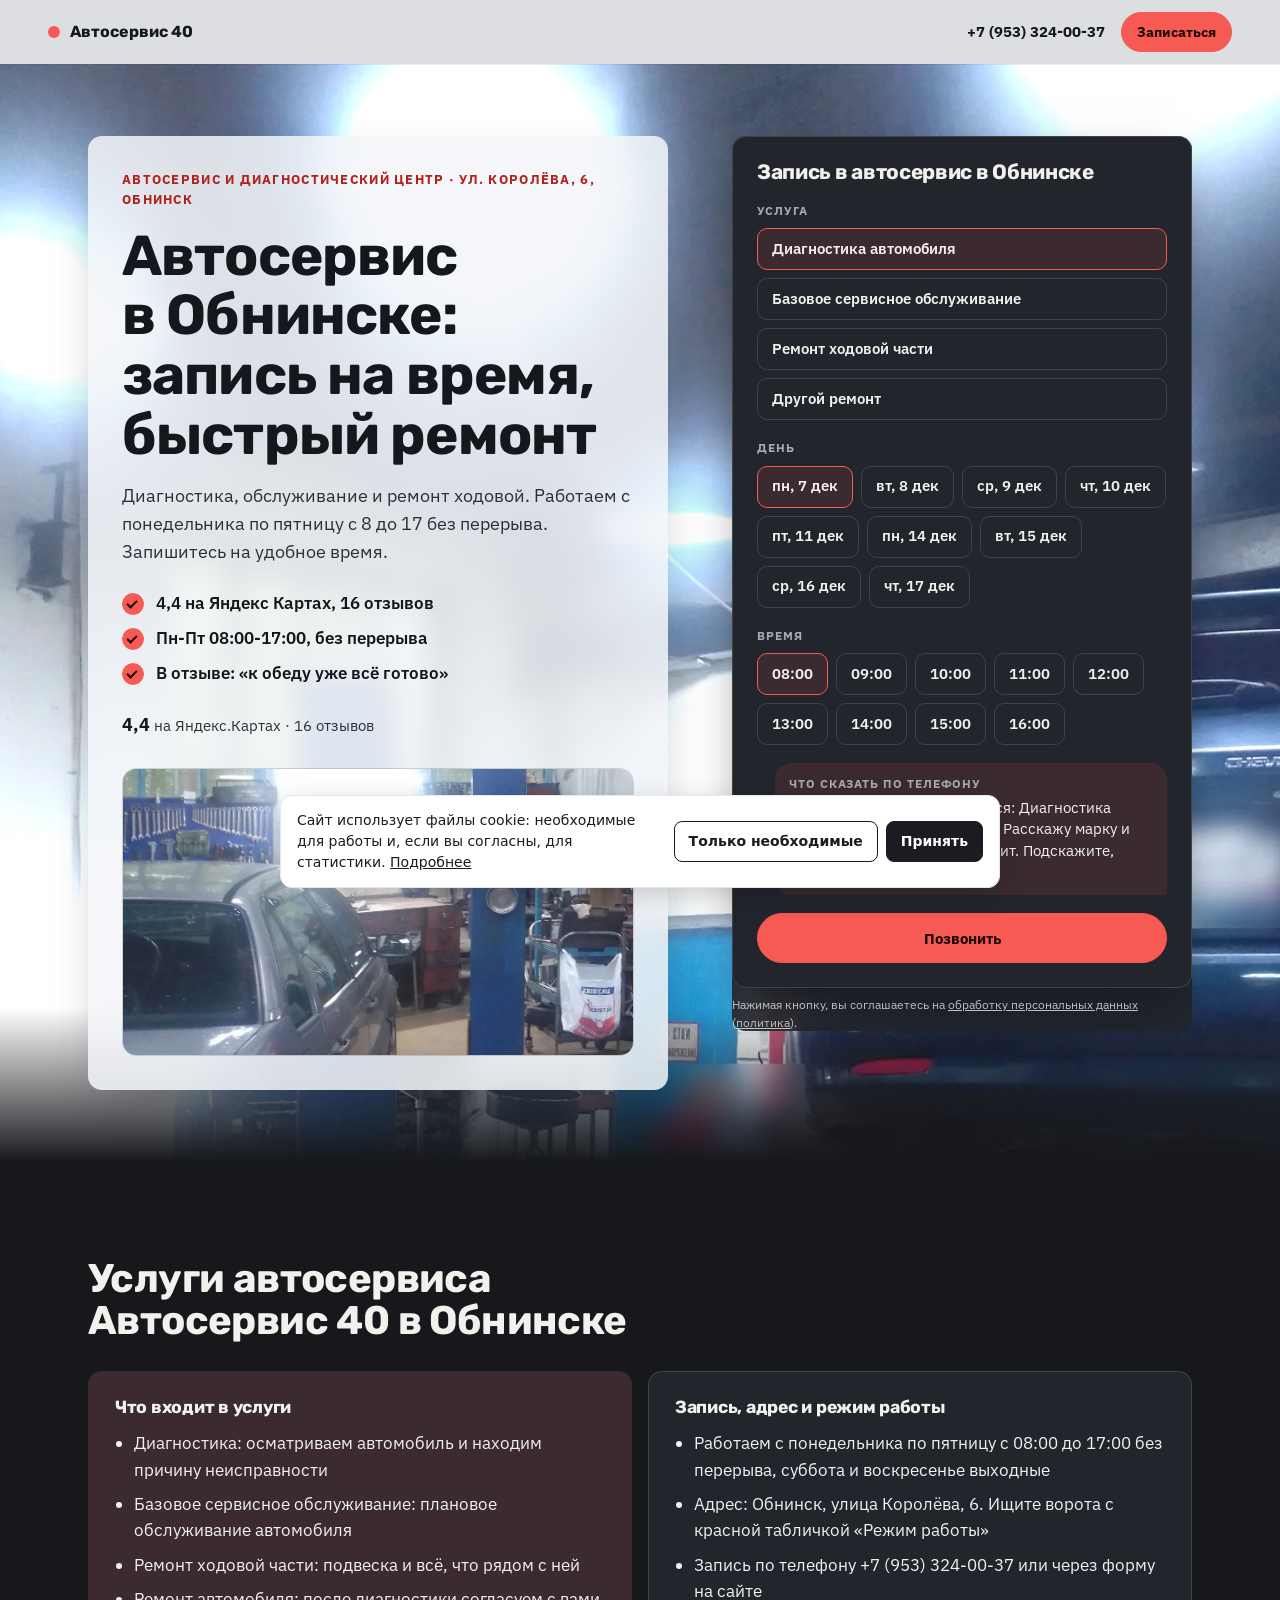
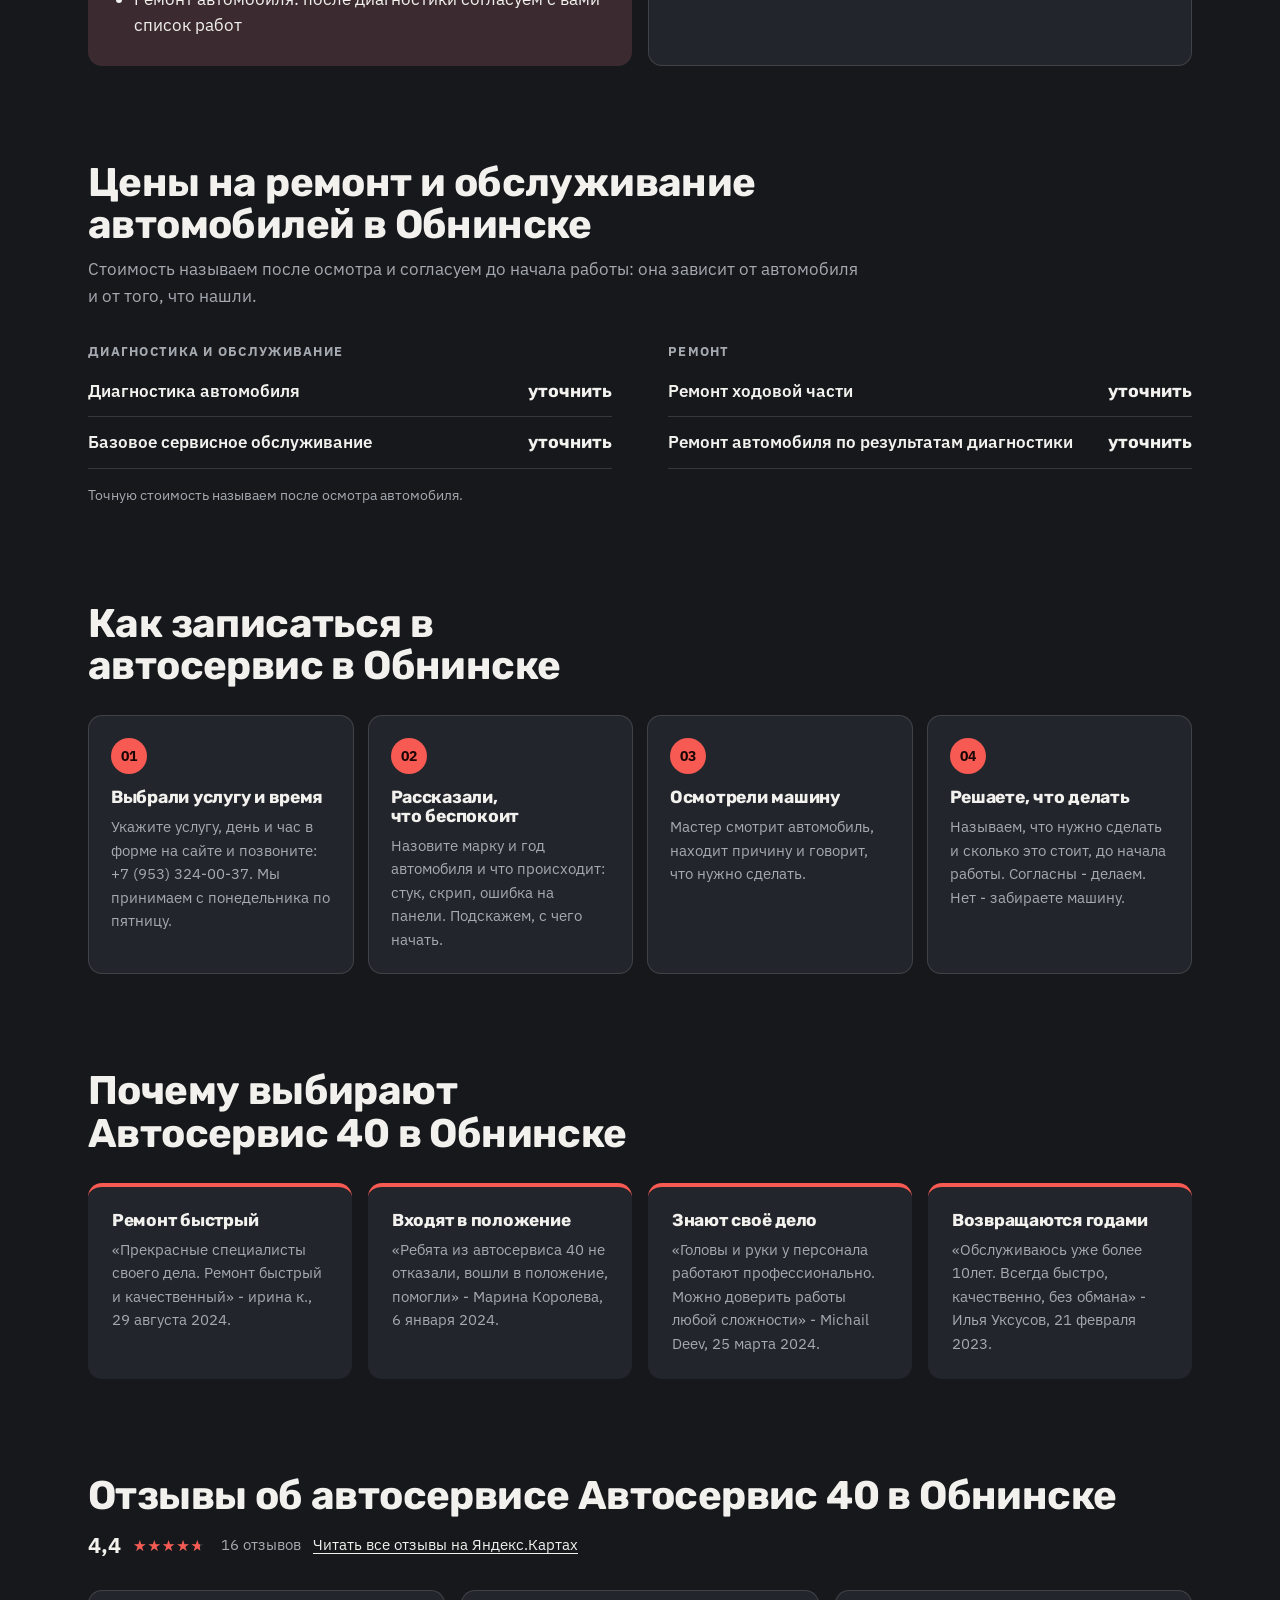
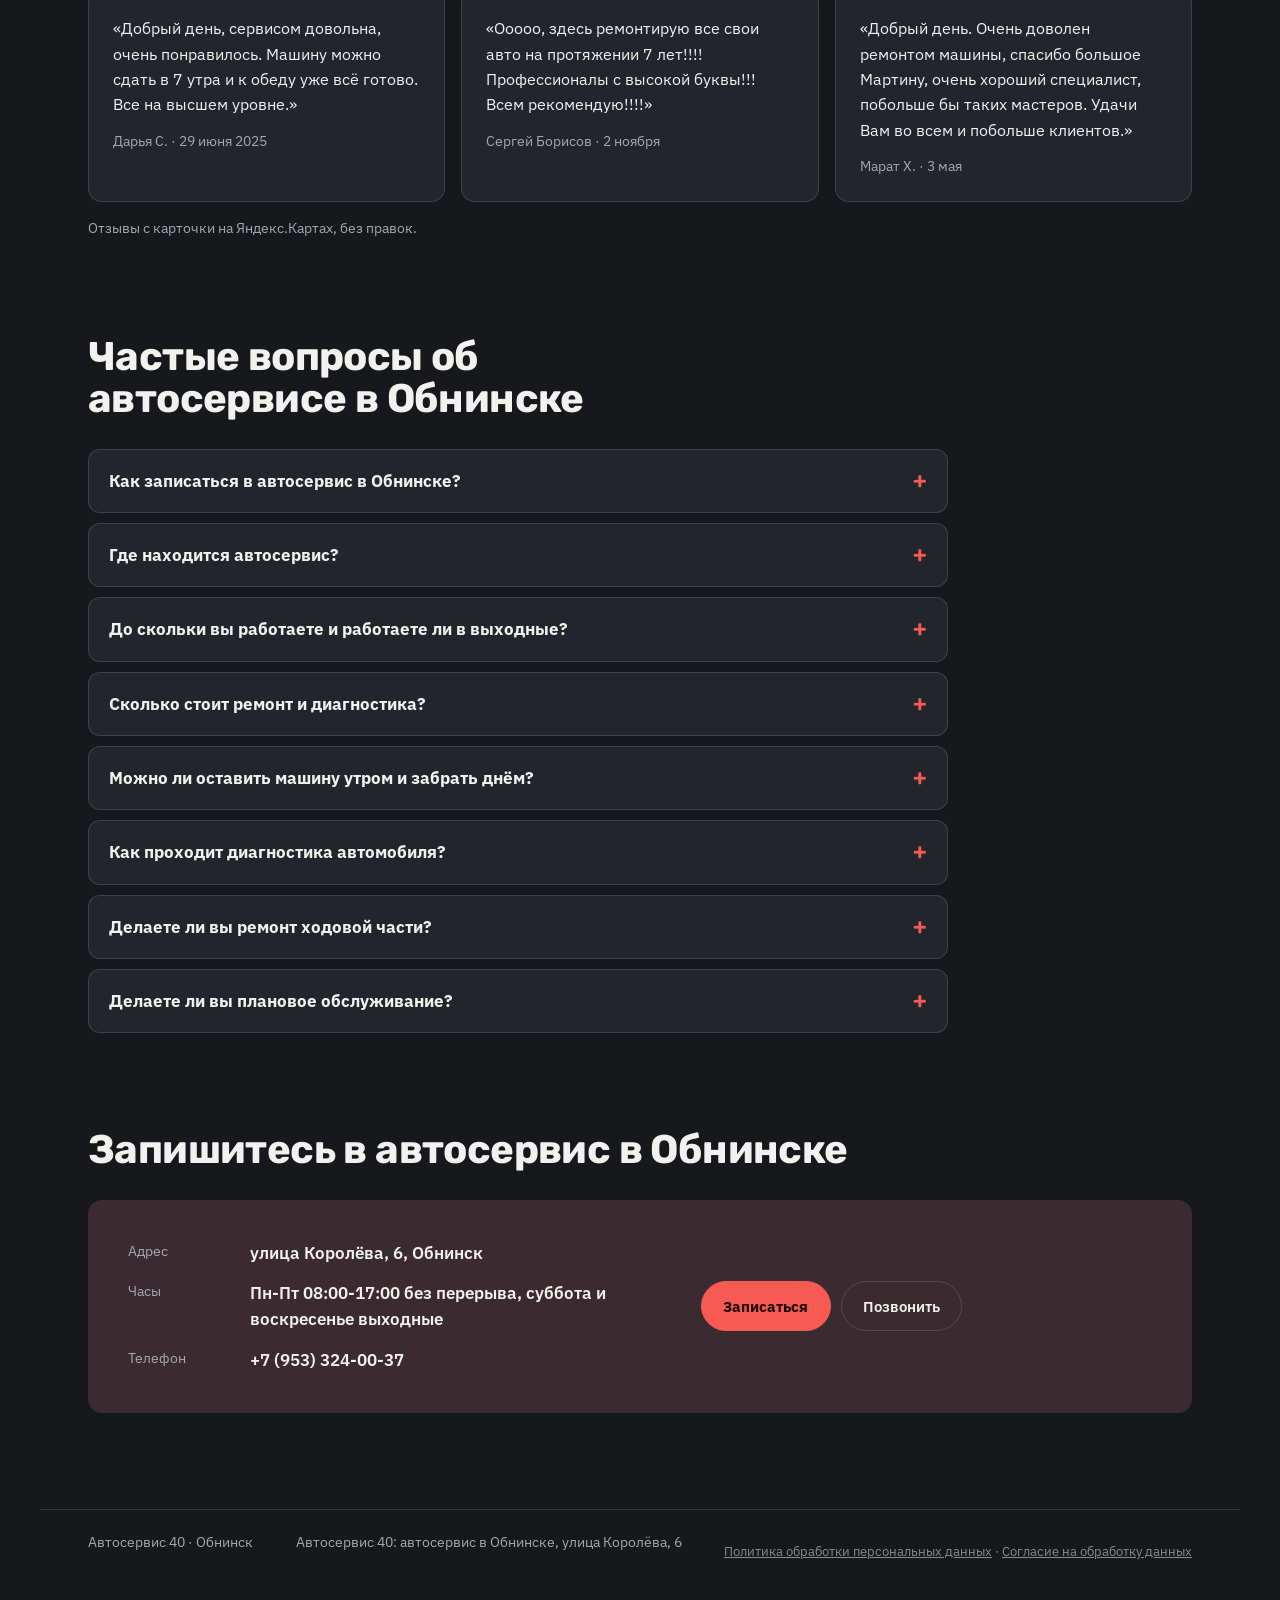
<file: index.html>
<!doctype html>
<html lang="ru">
<head>
<meta charset="utf-8">
<meta name="robots" content="noindex, nofollow" data-publish>
<meta name="viewport" content="width=device-width, initial-scale=1, viewport-fit=cover">
<title>Автосервис в Обнинске: диагностика, ТО, ремонт ходовой - Автосервис 40</title>
<link rel="canonical" href="https://ajax55sv-cell.github.io/avtoservis-40-obninsk/">
<meta name="description" content="Автосервис 40 в Обнинске, ул. Королёва, 6: диагностика, базовое сервисное обслуживание, ремонт ходовой. 4,4 на Яндекс Картах, 16 отзывов. Пн-Пт 08:00-17:00 без перерыва.">
<meta property="og:type" content="website">
<meta property="og:url" content="https://ajax55sv-cell.github.io/avtoservis-40-obninsk/">
<meta property="og:site_name" content="Автосервис 40">
<meta property="og:locale" content="ru_RU">
<meta property="og:title" content="Автосервис в Обнинске: запись на время, быстрый ремонт - Автосервис 40">
<meta property="og:description" content="Автосервис 40 в Обнинске, ул. Королёва, 6: диагностика, базовое сервисное обслуживание, ремонт ходовой. 4,4 на Яндекс Картах, 16 отзывов. Пн-Пт 08:00-17:00 без перерыва.">
<meta property="og:image" content="https://ajax55sv-cell.github.io/avtoservis-40-obninsk/assets/og.jpg">
<link rel="preload" as="image" href="assets/hero.webp" fetchpriority="high">
<link rel="icon" href="data:image/svg+xml,%3Csvg xmlns=%27http://www.w3.org/2000/svg%27 viewBox=%270 0 32 32%27%3E%3Crect x=%276%27 y=%276%27 width=%2720%27 height=%2720%27 rx=%275%27 fill=%27%23f65a52%27/%3E%3C/svg%3E">
<link rel="preconnect" href="https://fonts.googleapis.com">
<link rel="preconnect" href="https://fonts.gstatic.com" crossorigin>
<link href="https://fonts.googleapis.com/css2?family=Rubik:wght@600;700&family=IBM+Plex+Sans:wght@400;500;600&display=swap" rel="stylesheet">
<style>
:root { --c-canvas: #16181c; --c-surface: #22252b; --c-ink: #f2f1ee; --c-ink-soft: #a5a9b0; --c-accent: #f65a52; --c-accent-ink: #1c0605; --c-accent-deep: #f65a52; --f-display: "Rubik", "Arial", system-ui, sans-serif; --f-text: "IBM Plex Sans", "Segoe UI", system-ui, sans-serif; --h1k: 1; }
</style>
<link rel="stylesheet" href="style-prod.css">
<script type="application/ld+json">[{"@context":"https://schema.org","@type":"AutoRepair","name":"Автосервис 40","description":"Автосервис и диагностический центр в Обнинске: диагностика автомобиля, базовое сервисное обслуживание, ремонт ходовой части.","url":"https://ajax55sv-cell.github.io/avtoservis-40-obninsk/","image":"https://ajax55sv-cell.github.io/avtoservis-40-obninsk/assets/og.jpg","telephone":"+79533240037","openingHoursSpecification":[{"@type":"OpeningHoursSpecification","dayOfWeek":["Monday","Tuesday","Wednesday","Thursday","Friday"],"opens":"08:00","closes":"17:00"}],"address":{"@type":"PostalAddress","streetAddress":"улица Королёва, 6","addressLocality":"Обнинск","addressRegion":"Калужская область","addressCountry":"RU"},"aggregateRating":{"@type":"AggregateRating","ratingValue":"4.4","ratingCount":"35","reviewCount":"16"},"hasOfferCatalog":{"@type":"OfferCatalog","name":"Услуги автосервиса","itemListElement":[{"@type":"Offer","itemOffered":{"@type":"Service","name":"Диагностика автомобиля"}},{"@type":"Offer","itemOffered":{"@type":"Service","name":"Базовое сервисное обслуживание"}},{"@type":"Offer","itemOffered":{"@type":"Service","name":"Ремонт ходовой части"}},{"@type":"Offer","itemOffered":{"@type":"Service","name":"Ремонт автомобиля"}}]},"sameAs":["https://yandex.ru/maps/org/avtoservis_40/195473948384/"]},{"@context":"https://schema.org","@type":"FAQPage","mainEntity":[{"@type":"Question","name":"Как записаться в автосервис в Обнинске?","acceptedAnswer":{"@type":"Answer","text":"Выберите услугу, день и время в форме на сайте и позвоните по номеру +7 (953) 324-00-37. Мы принимаем с понедельника по пятницу, последнюю машину на сегодня берём до закрытия в 17:00."}},{"@type":"Question","name":"Где находится автосервис?","acceptedAnswer":{"@type":"Answer","text":"Обнинск, улица Королёва, 6. Вход через ворота с красной табличкой «Режим работы»."}},{"@type":"Question","name":"До скольки вы работаете и работаете ли в выходные?","acceptedAnswer":{"@type":"Answer","text":"Работаем с понедельника по пятницу с 08:00 до 17:00 без перерыва. Суббота и воскресенье - выходные."}},{"@type":"Question","name":"Сколько стоит ремонт и диагностика?","acceptedAnswer":{"@type":"Answer","text":"Стоимость зависит от автомобиля и от неисправности. Мы осматриваем машину, находим причину и называем цену до начала работы. Согласны - делаем, нет - забираете автомобиль."}},{"@type":"Question","name":"Можно ли оставить машину утром и забрать днём?","acceptedAnswer":{"@type":"Answer","text":"Для многих работ - да: оставляете машину утром, к обеду бывает уже готово. Срок зависит от работы, мы называем его после осмотра."}},{"@type":"Question","name":"Как проходит диагностика автомобиля?","acceptedAnswer":{"@type":"Answer","text":"Вы рассказываете, что беспокоит, мастер осматривает машину, находит причину и объясняет, что нужно сделать. Решение за вами."}},{"@type":"Question","name":"Делаете ли вы ремонт ходовой части?","acceptedAnswer":{"@type":"Answer","text":"Да. Ремонтируем ходовую часть и подвеску. Что именно нужно вашей машине, скажем после осмотра."}},{"@type":"Question","name":"Делаете ли вы плановое обслуживание?","acceptedAnswer":{"@type":"Answer","text":"Да. Делаем базовое сервисное обслуживание. Напишите марку и год автомобиля при записи - подскажем, что входит."}}]}]</script>
<style>
/* legal-add */
.legal-links{margin-top:10px;font-size:13px;opacity:.8;hyphens:none}
.legal-links a{color:inherit}
.ckn{margin:8px 0 0;font-size:12px;line-height:1.45;opacity:.75;hyphens:none}
.ckn a{color:inherit;text-decoration:underline}
.ckb{position:fixed;left:12px;right:12px;bottom:12px;z-index:9999;max-width:720px;margin:0 auto;padding:14px 16px;background:#fff;color:#1b1c22;border:1px solid #e7e8ee;border-radius:12px;box-shadow:0 8px 28px rgba(0,0,0,.18);font:400 14px/1.5 system-ui,-apple-system,"Segoe UI",Arial,sans-serif;hyphens:none;display:flex;gap:12px;align-items:center;flex-wrap:wrap}
.ckb p{margin:0;flex:1 1 280px}
.ckb a{color:inherit;text-decoration:underline}
.ckb__b{display:flex;gap:8px;flex-wrap:wrap}
.ckb button{font:inherit;font-weight:600;padding:9px 14px;border-radius:8px;border:1px solid #1b1c22;background:#fff;color:#1b1c22;cursor:pointer}
.ckb button[data-v="all"]{background:#1b1c22;color:#fff}
</style>
</head>
<body class="s-prod" id="top" data-wa="" data-tg="" data-max="">
<header class="s-bar" data-s-bar>
  <a class="s-bar__brand" href="#top"><i aria-hidden="true"></i>Автосервис 40</a>
  <div class="s-bar__right">
    <a class="s-bar__tel" href="tel:+79533240037">+7 (953) 324-00-37</a>
    <a class="s-btn s-btn--sm" href="#widget">Записаться</a>
  </div>
</header>
<main>
  <section class="s-hero">
    <div class="s-hero__text">
      <p class="s-eyebrow">Автосервис и диагностический центр · ул. Королёва, 6, Обнинск</p>
      <h1>Автосервис в Обнинске: запись на время, быстрый ремонт</h1>
      <p class="s-lead">Диагностика, обслуживание и ремонт ходовой. Работаем с понедельника по пятницу с 8 до 17 без перерыва. Запишитесь на удобное время.</p>
      <ul class="s-ticks"><li>4,4 на Яндекс Картах, 16 отзывов</li><li><span class="nw">Пн-Пт</span> 08:00-17:00, без перерыва</li><li>В отзыве: «к обеду уже всё готово»</li></ul>
      <p class="s-rating"><b>4,4</b> на Яндекс.Картах · 16 отзывов</p>
      <figure class="s-hero__photo"><img class="" src="assets/fasad.webp" alt="Рабочая зона автосервиса Автосервис 40 в Обнинске: автомобиль у синего подъёмника, стенд с инструментом и верстак" loading="lazy" decoding="async" style="object-position:50% 50%"></figure>
    </div>
    <div class="s-hero__widget" id="widget"><form class="s-widget" data-s-booking data-days="9" data-closed="0,6" data-slots="08:00,09:00,10:00,11:00,12:00,13:00,14:00,15:00,16:00" data-message="Здравствуйте! Хочу записаться: {услуга}, {день} в {время}. Расскажу марку и год автомобиля и что беспокоит. Подскажите, сколько это будет стоить?" onsubmit="return false">
      <h2 class="s-widget__title">Запись в автосервис в Обнинске</h2>
      <fieldset><legend>Услуга</legend>
        <div class="s-chips s-chips--col"><label class="s-chip s-chip--row"><input type="radio" name="svc" value="0" data-name="Диагностика автомобиля" data-price="" data-from="" data-min="" checked><span>Диагностика автомобиля</span><b></b></label><label class="s-chip s-chip--row"><input type="radio" name="svc" value="1" data-name="Базовое сервисное обслуживание" data-price="" data-from="" data-min=""><span>Базовое сервисное обслуживание</span><b></b></label><label class="s-chip s-chip--row"><input type="radio" name="svc" value="2" data-name="Ремонт ходовой части" data-price="" data-from="" data-min=""><span>Ремонт ходовой части</span><b></b></label><label class="s-chip s-chip--row"><input type="radio" name="svc" value="3" data-name="Другой ремонт" data-price="" data-from="" data-min=""><span>Другой ремонт</span><b></b></label></div>
      </fieldset>
      <fieldset><legend>День</legend><div class="s-chips" data-s-days></div></fieldset>
      <fieldset><legend>Время</legend><div class="s-chips" data-s-times></div></fieldset>
      <div class="s-bubble" aria-live="polite"><span class="s-bubble__label">Что сказать по телефону</span><p data-s-bubble></p></div>
      <div class="s-send">
        <a class="s-btn s-btn--wide" href="tel:+79533240037">Позвонить</a>
        
      </div>
      </form><p class="ckn">Нажимая кнопку, вы соглашаетесь на <a href="soglasie.html">обработку персональных данных</a> (<a href="politika.html">политика</a>).</p></div>
    <figure class="s-hero__bg" aria-hidden="true"><img class="" src="assets/hero.webp" alt="Бокс автосервиса в Обнинске: автомобиль на подъёмнике, большие окна и яркие светильники под потолком" decoding="async" style="object-position:50% 50%" fetchpriority="high"></figure>
  </section>

  <section class="s-section s-reveal">
    <header class="s-section__head"><h2>Услуги автосервиса Автосервис 40 в Обнинске</h2></header>
    <div class="s-incl">
      <div><h3>Что входит в услуги</h3><ul><li>Диагностика: осматриваем автомобиль и находим причину неисправности</li><li>Базовое сервисное обслуживание: плановое обслуживание автомобиля</li><li>Ремонт ходовой части: подвеска и всё, что рядом с ней</li><li>Ремонт автомобиля: после диагностики согласуем с вами список работ</li></ul></div>
      <div><h3>Запись, адрес и режим работы</h3><ul><li>Работаем с понедельника по пятницу с 08:00 до 17:00 без перерыва, суббота и воскресенье выходные</li><li>Адрес: Обнинск, улица Королёва, 6. Ищите ворота с красной табличкой «Режим работы»</li><li>Запись по телефону +7 (953) 324-00-37 или через форму на сайте</li></ul></div>
    </div>
  </section>

  <section class="s-section s-reveal" id="prices">
    <header class="s-section__head"><h2>Цены на ремонт и обслуживание автомобилей в Обнинске</h2><p>Стоимость называем после осмотра и согласуем до начала работы: она зависит от автомобиля и от того, что нашли.</p></header>
    <div class="s-board"><div class="s-board__group">
      <h3 class="s-board__title">Диагностика и обслуживание</h3>
      <ul class="s-board__list">
        <li class="s-board__row"><span class="s-board__name">Диагностика автомобиля</span><span class="s-board__dots" aria-hidden="true"></span><span class="s-board__price">уточнить</span></li>
        <li class="s-board__row"><span class="s-board__name">Базовое сервисное обслуживание</span><span class="s-board__dots" aria-hidden="true"></span><span class="s-board__price">уточнить</span></li>
      </ul>
    </div>
<div class="s-board__group">
      <h3 class="s-board__title">Ремонт</h3>
      <ul class="s-board__list">
        <li class="s-board__row"><span class="s-board__name">Ремонт ходовой части</span><span class="s-board__dots" aria-hidden="true"></span><span class="s-board__price">уточнить</span></li>
        <li class="s-board__row"><span class="s-board__name">Ремонт автомобиля по результатам диагностики</span><span class="s-board__dots" aria-hidden="true"></span><span class="s-board__price">уточнить</span></li>
      </ul>
    </div></div>
    <p class="s-note">Точную стоимость называем после осмотра автомобиля.</p>
  </section>

  <section class="s-section s-reveal">
    <header class="s-section__head"><h2>Как записаться в автосервис в Обнинске</h2></header>
    <ol class="s-steps">
      <li class="s-steps__item"><span class="s-steps__n">01</span><h3>Выбрали услугу и время</h3><p>Укажите услугу, день и час в форме на сайте и позвоните: +7 (953) 324-00-37. Мы принимаем с понедельника по пятницу.</p></li>
      <li class="s-steps__item"><span class="s-steps__n">02</span><h3>Рассказали, что беспокоит</h3><p>Назовите марку и год автомобиля и что происходит: стук, скрип, ошибка на панели. Подскажем, с чего начать.</p></li>
      <li class="s-steps__item"><span class="s-steps__n">03</span><h3>Осмотрели машину</h3><p>Мастер смотрит автомобиль, находит причину и говорит, что нужно сделать.</p></li>
      <li class="s-steps__item"><span class="s-steps__n">04</span><h3>Решаете, что делать</h3><p>Называем, что нужно сделать и сколько это стоит, до начала работы. Согласны - делаем. Нет - забираете машину.</p></li>
    </ol>
  </section>

  

  <section class="s-section s-reveal">
    <header class="s-section__head"><h2>Почему выбирают Автосервис 40 в Обнинске</h2></header>
    <ul class="s-promises">
      <li><h3>Ремонт быстрый</h3><p>«Прекрасные специалисты своего дела. Ремонт быстрый и качественный» - ирина к., 29 августа 2024.</p></li>
      <li><h3>Входят в положение</h3><p>«Ребята из автосервиса 40 не отказали, вошли в положение, помогли» - Марина Королева, 6 января 2024.</p></li>
      <li><h3>Знают своё дело</h3><p>«Головы и руки у персонала работают профессионально. Можно доверить работы любой сложности» - Michail Deev, 25 марта 2024.</p></li>
      <li><h3>Возвращаются годами</h3><p>«Обслуживаюсь уже более 10лет. Всегда быстро, качественно, без обмана» - Илья Уксусов, 21 февраля 2023.</p></li>
    </ul>
  </section>

  <section class="s-section s-reveal">
    <header class="s-section__head s-section__head--reviews"><h2>Отзывы об автосервисе Автосервис 40 в Обнинске</h2><p class="s-reviews__rating"><span class="s-reviews__num">4,4</span><span class="s-reviews__stars" style="--r: 4.4" aria-label="рейтинг 4,4 из 5"></span><span class="s-reviews__count">16 отзывов</span><a class="s-reviews__all" href="https://yandex.ru/maps/org/avtoservis_40/195473948384/" target="_blank" rel="noopener">Читать все отзывы на Яндекс.Картах</a></p></header>
    <ul class="s-reviews">
      <li><blockquote>«Добрый день, сервисом довольна, очень понравилось. Машину можно сдать в 7 утра и к обеду уже всё готово. Все на высшем уровне.»</blockquote><p class="s-reviews__who">Дарья С. · 29 июня 2025</p></li>
      <li><blockquote>«Ооооо, здесь ремонтирую все свои авто на протяжении 7 лет!!!! Профессионалы с высокой буквы!!! Всем рекомендую!!!!»</blockquote><p class="s-reviews__who">Сергей Борисов · 2 ноября</p></li>
      <li><blockquote>«Добрый день. Очень доволен ремонтом машины, спасибо большое Мартину, очень хороший специалист, побольше бы таких мастеров. Удачи Вам во всем и побольше клиентов.»</blockquote><p class="s-reviews__who">Марат Х. · 3 мая</p></li>
    </ul>
    <p class="s-note">Отзывы с карточки на Яндекс.Картах, без правок.</p>
  </section>

  <section class="s-section s-reveal">
    <header class="s-section__head"><h2>Частые вопросы об автосервисе в Обнинске</h2></header>
    <div class="s-faq"><details><summary>Как записаться в автосервис в Обнинске?</summary><p>Выберите услугу, день и время в форме на сайте и позвоните по номеру +7 (953) 324-00-37. Мы принимаем с понедельника по пятницу, последнюю машину на сегодня берём до закрытия в 17:00.</p></details><details><summary>Где находится автосервис?</summary><p>Обнинск, улица Королёва, 6. Вход через ворота с красной табличкой «Режим работы».</p></details><details><summary>До скольки вы работаете и работаете ли в выходные?</summary><p>Работаем с понедельника по пятницу с 08:00 до 17:00 без перерыва. Суббота и воскресенье - выходные.</p></details><details><summary>Сколько стоит ремонт и диагностика?</summary><p>Стоимость зависит от автомобиля и от неисправности. Мы осматриваем машину, находим причину и называем цену до начала работы. Согласны - делаем, нет - забираете автомобиль.</p></details><details><summary>Можно ли оставить машину утром и забрать днём?</summary><p>Для многих работ - да: оставляете машину утром, к обеду бывает уже готово. Срок зависит от работы, мы называем его после осмотра.</p></details><details><summary>Как проходит диагностика автомобиля?</summary><p>Вы рассказываете, что беспокоит, мастер осматривает машину, находит причину и объясняет, что нужно сделать. Решение за вами.</p></details><details><summary>Делаете ли вы ремонт ходовой части?</summary><p>Да. Ремонтируем ходовую часть и подвеску. Что именно нужно вашей машине, скажем после осмотра.</p></details><details><summary>Делаете ли вы плановое обслуживание?</summary><p>Да. Делаем базовое сервисное обслуживание. Напишите марку и год автомобиля при записи - подскажем, что входит.</p></details></div>
  </section>

  <section class="s-section s-final s-reveal" id="contacts">
    <header class="s-section__head"><h2>Запишитесь в автосервис в Обнинске</h2></header>
    <div class="s-contacts">
      <dl>
        <div><dt>Адрес</dt><dd>улица Королёва, 6, Обнинск</dd></div>
        <div><dt>Часы</dt><dd><span class="nw">Пн-Пт</span> 08:00-17:00 без перерыва, суббота и воскресенье выходные</dd></div>
        <div><dt>Телефон</dt><dd><a href="tel:+79533240037">+7 (953) 324-00-37</a></dd></div>
      </dl>
      <div class="s-contacts__actions">
        <a class="s-btn" href="#widget">Записаться</a>
        <a class="s-btn s-btn--ghost" href="tel:+79533240037">Позвонить</a>
        
      </div>
    </div>
  </section>
</main>
<footer class="s-foot"><p>Автосервис 40 · Обнинск</p><p>Автосервис 40: автосервис в Обнинске, улица Королёва, 6</p><p class="legal-links"><a href="politika.html">Политика обработки персональных данных</a> · <a href="soglasie.html">Согласие на обработку данных</a></p></footer>
<nav class="s-dock" aria-label="Быстрая связь"><a class="s-btn" href="#widget">Записаться</a><a class="s-btn s-btn--ghost" href="tel:+79533240037">Позвонить</a></nav>
<script src="style.js" defer></script>
<script>
(function(){var K='cookie-choice';try{if(localStorage.getItem(K))return}catch(e){}
var b=document.createElement('div');b.className='ckb';b.setAttribute('role','dialog');b.setAttribute('aria-label','Файлы cookie');
b.innerHTML='<p>Сайт использует файлы cookie: необходимые для работы и, если вы согласны, для статистики. <a href="politika.html">Подробнее</a></p><div class="ckb__b"><button type="button" data-v="necessary">Только необходимые</button><button type="button" data-v="all">Принять</button></div>';
b.addEventListener('click',function(e){var v=e.target.getAttribute&&e.target.getAttribute('data-v');if(!v)return;try{localStorage.setItem(K,v)}catch(x){}try{document.dispatchEvent(new CustomEvent('cookie-choice',{detail:v}))}catch(x){}b.remove()});
document.body.appendChild(b)})();
</script>
<!-- legal-add -->
</body>
</html>
</file>
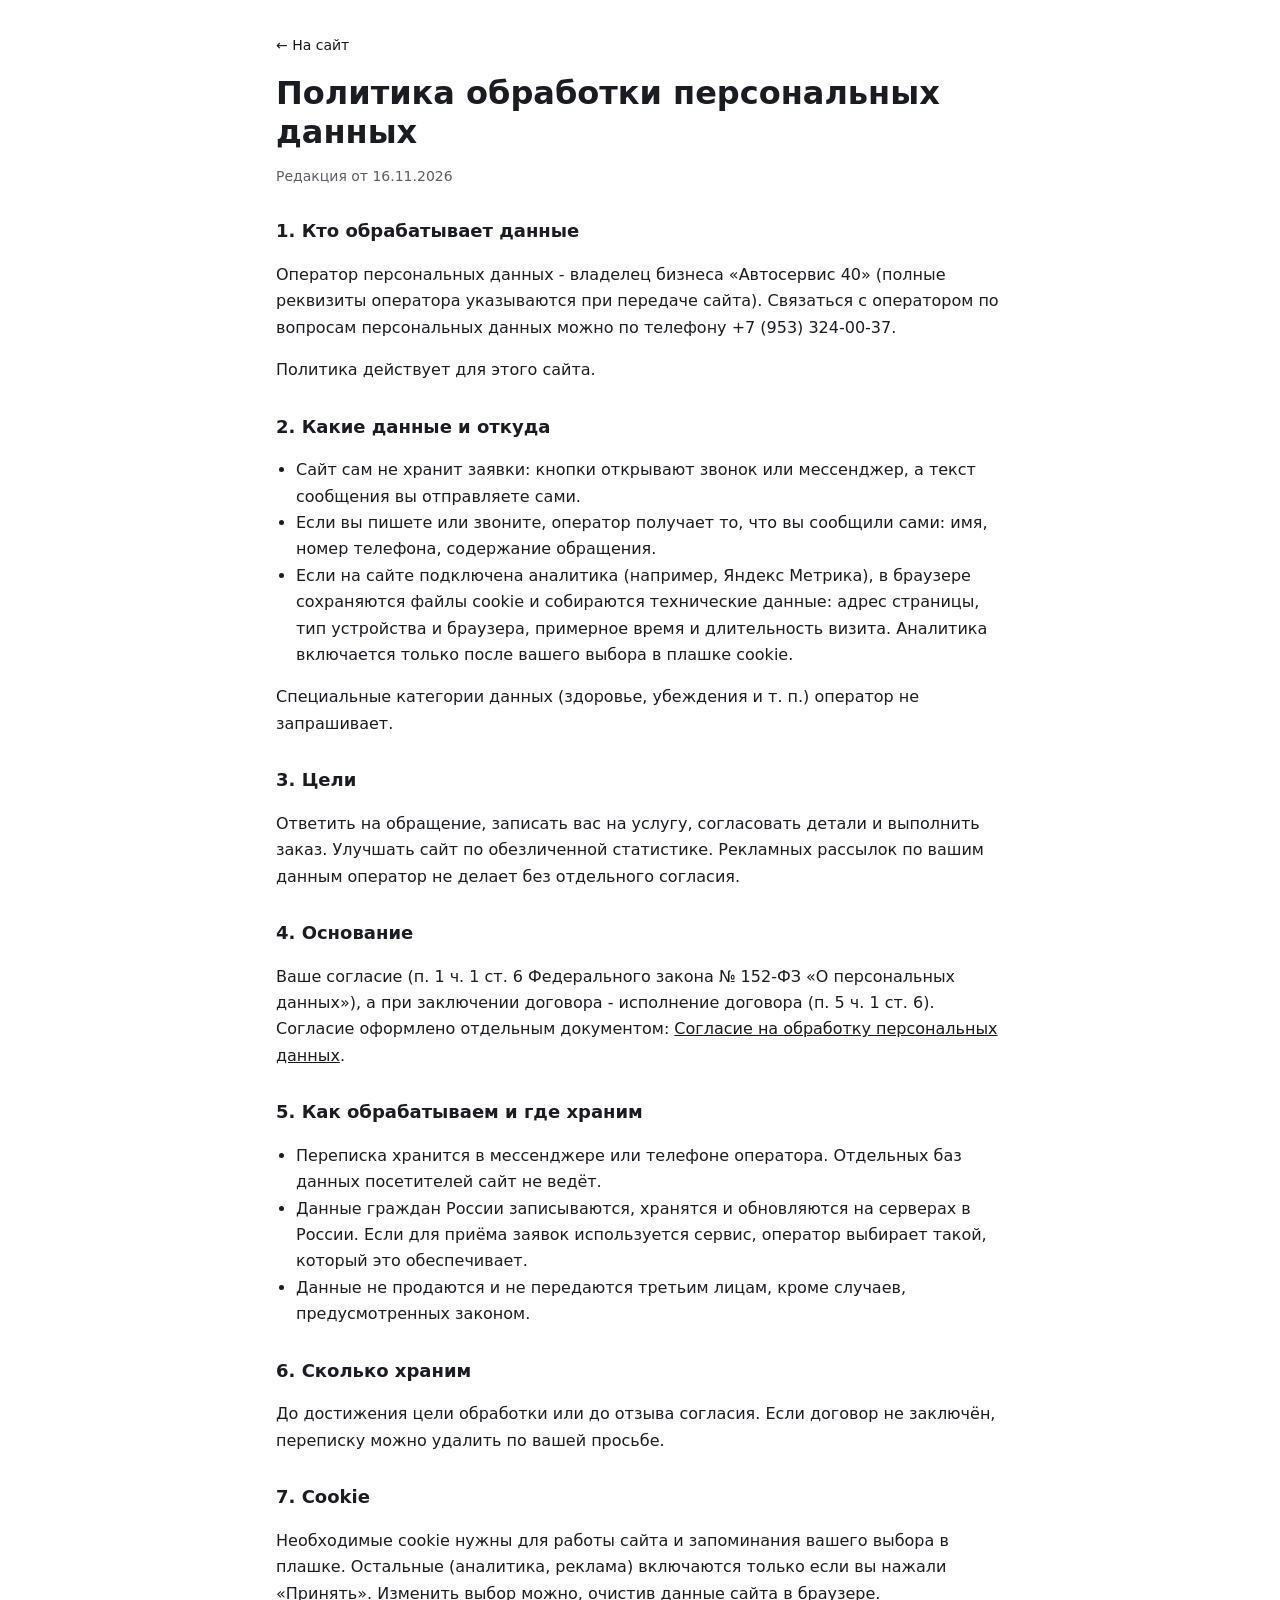
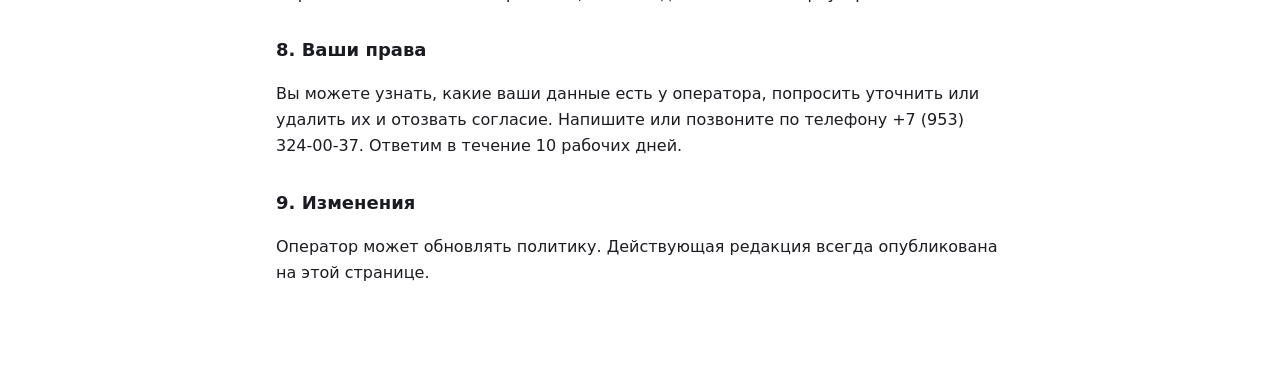
<file: politika.html>
<!doctype html>
<html lang="ru">
<head>
<meta charset="utf-8">
<meta name="viewport" content="width=device-width, initial-scale=1">
<title>Политика обработки персональных данных - Автосервис 40</title>
<style>:root{--accent:#1a1a1a;--ink:#1b1c22;--ink-2:#5b5d68;--line:#e7e8ee}
*{box-sizing:border-box}
html,body,h1,h2,p,li{hyphens:none;-webkit-hyphens:none}
body{margin:0;background:#fff;color:var(--ink);font:400 16px/1.65 system-ui,-apple-system,"Segoe UI",Arial,sans-serif}
main{max-width:760px;margin:0 auto;padding:32px 16px 64px}
a{color:var(--accent)}
h1{font-size:clamp(24px,4vw,32px);line-height:1.2;margin:16px 0 6px}
h2{font-size:18px;margin:28px 0 8px}
.muted{color:var(--ink-2);font-size:14px}
.back{font-size:14px;text-decoration:none}
ul{padding-left:20px}</style>
</head>
<body>
<main>
<a class="back" href="./">← На сайт</a>
<h1>Политика обработки персональных данных</h1>
<p class="muted">Редакция от 16.11.2026</p>

<h2>1. Кто обрабатывает данные</h2>
<p>Оператор персональных данных - владелец бизнеса «Автосервис 40» (полные реквизиты оператора указываются при передаче сайта). Связаться с оператором по вопросам персональных данных можно по телефону +7 (953) 324-00-37.</p>
<p>Политика действует для этого сайта.</p>

<h2>2. Какие данные и откуда</h2>
<ul>
<li>Сайт сам не хранит заявки: кнопки открывают звонок или мессенджер, а текст сообщения вы отправляете сами.</li>
<li>Если вы пишете или звоните, оператор получает то, что вы сообщили сами: имя, номер телефона, содержание обращения.</li>
<li>Если на сайте подключена аналитика (например, Яндекс Метрика), в браузере сохраняются файлы cookie и собираются технические данные: адрес страницы, тип устройства и браузера, примерное время и длительность визита. Аналитика включается только после вашего выбора в плашке cookie.</li>
</ul>
<p>Специальные категории данных (здоровье, убеждения и т. п.) оператор не запрашивает.</p>

<h2>3. Цели</h2>
<p>Ответить на обращение, записать вас на услугу, согласовать детали и выполнить заказ. Улучшать сайт по обезличенной статистике. Рекламных рассылок по вашим данным оператор не делает без отдельного согласия.</p>

<h2>4. Основание</h2>
<p>Ваше согласие (п. 1 ч. 1 ст. 6 Федерального закона № 152-ФЗ «О персональных данных»), а при заключении договора - исполнение договора (п. 5 ч. 1 ст. 6). Согласие оформлено отдельным документом: <a href="soglasie.html">Согласие на обработку персональных данных</a>.</p>

<h2>5. Как обрабатываем и где храним</h2>
<ul>
<li>Переписка хранится в мессенджере или телефоне оператора. Отдельных баз данных посетителей сайт не ведёт.</li>
<li>Данные граждан России записываются, хранятся и обновляются на серверах в России. Если для приёма заявок используется сервис, оператор выбирает такой, который это обеспечивает.</li>
<li>Данные не продаются и не передаются третьим лицам, кроме случаев, предусмотренных законом.</li>
</ul>

<h2>6. Сколько храним</h2>
<p>До достижения цели обработки или до отзыва согласия. Если договор не заключён, переписку можно удалить по вашей просьбе.</p>

<h2>7. Cookie</h2>
<p>Необходимые cookie нужны для работы сайта и запоминания вашего выбора в плашке. Остальные (аналитика, реклама) включаются только если вы нажали «Принять». Изменить выбор можно, очистив данные сайта в браузере.</p>

<h2>8. Ваши права</h2>
<p>Вы можете узнать, какие ваши данные есть у оператора, попросить уточнить или удалить их и отозвать согласие. Напишите или позвоните по телефону +7 (953) 324-00-37. Ответим в течение 10 рабочих дней.</p>

<h2>9. Изменения</h2>
<p>Оператор может обновлять политику. Действующая редакция всегда опубликована на этой странице.</p>

</main>
</body>
</html>
</file>
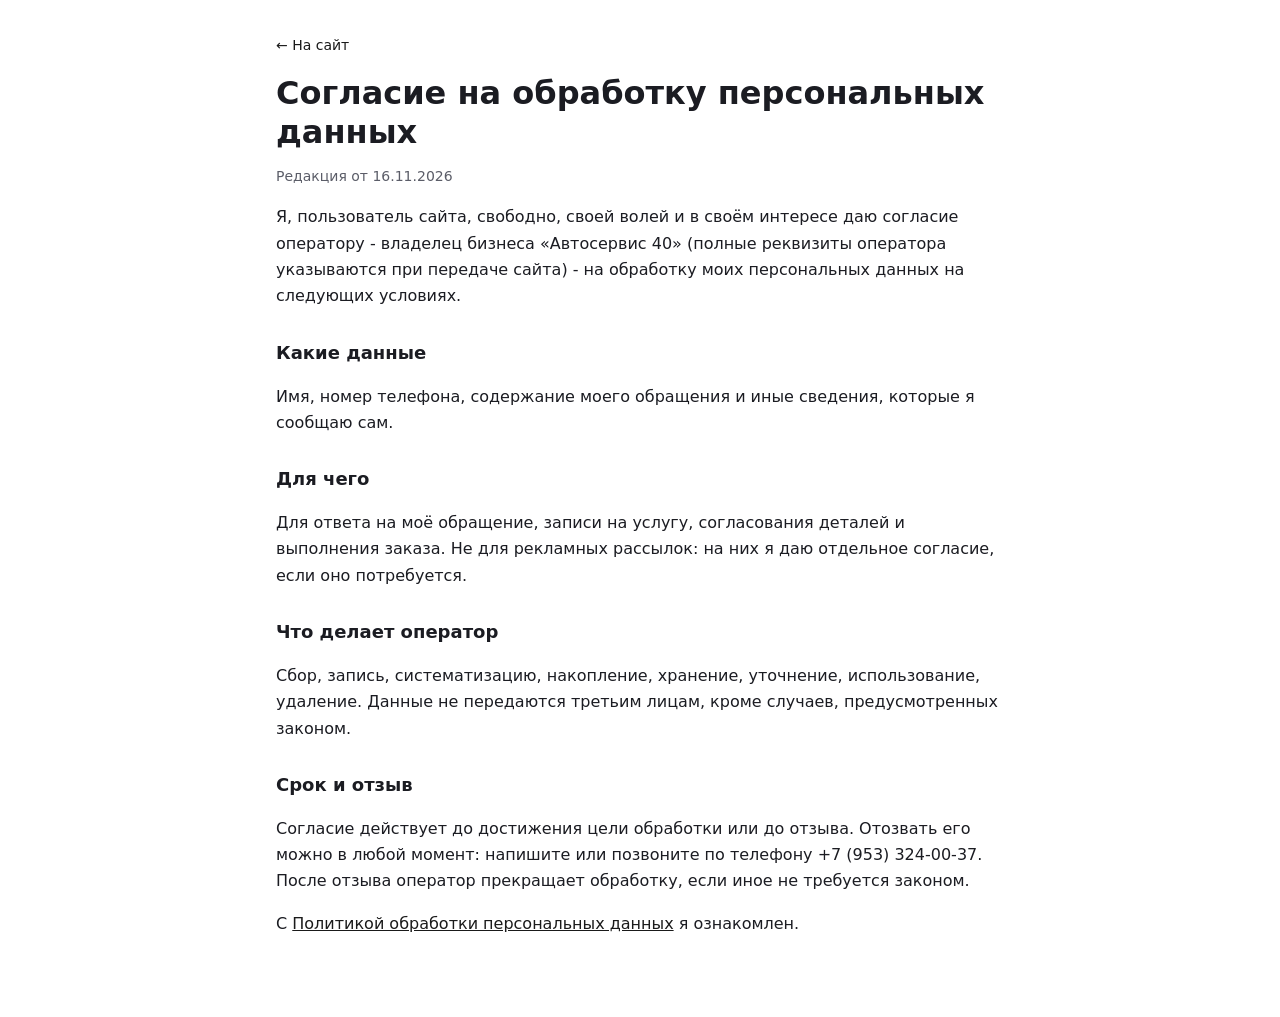
<file: soglasie.html>
<!doctype html>
<html lang="ru">
<head>
<meta charset="utf-8">
<meta name="viewport" content="width=device-width, initial-scale=1">
<title>Согласие на обработку персональных данных - Автосервис 40</title>
<style>:root{--accent:#1a1a1a;--ink:#1b1c22;--ink-2:#5b5d68;--line:#e7e8ee}
*{box-sizing:border-box}
html,body,h1,h2,p,li{hyphens:none;-webkit-hyphens:none}
body{margin:0;background:#fff;color:var(--ink);font:400 16px/1.65 system-ui,-apple-system,"Segoe UI",Arial,sans-serif}
main{max-width:760px;margin:0 auto;padding:32px 16px 64px}
a{color:var(--accent)}
h1{font-size:clamp(24px,4vw,32px);line-height:1.2;margin:16px 0 6px}
h2{font-size:18px;margin:28px 0 8px}
.muted{color:var(--ink-2);font-size:14px}
.back{font-size:14px;text-decoration:none}
ul{padding-left:20px}</style>
</head>
<body>
<main>
<a class="back" href="./">← На сайт</a>
<h1>Согласие на обработку персональных данных</h1>
<p class="muted">Редакция от 16.11.2026</p>

<p>Я, пользователь сайта, свободно, своей волей и в своём интересе даю согласие оператору - владелец бизнеса «Автосервис 40» (полные реквизиты оператора указываются при передаче сайта) - на обработку моих персональных данных на следующих условиях.</p>

<h2>Какие данные</h2>
<p>Имя, номер телефона, содержание моего обращения и иные сведения, которые я сообщаю сам.</p>

<h2>Для чего</h2>
<p>Для ответа на моё обращение, записи на услугу, согласования деталей и выполнения заказа. Не для рекламных рассылок: на них я даю отдельное согласие, если оно потребуется.</p>

<h2>Что делает оператор</h2>
<p>Сбор, запись, систематизацию, накопление, хранение, уточнение, использование, удаление. Данные не передаются третьим лицам, кроме случаев, предусмотренных законом.</p>

<h2>Срок и отзыв</h2>
<p>Согласие действует до достижения цели обработки или до отзыва. Отозвать его можно в любой момент: напишите или позвоните по телефону +7 (953) 324-00-37. После отзыва оператор прекращает обработку, если иное не требуется законом.</p>

<p>С <a href="politika.html">Политикой обработки персональных данных</a> я ознакомлен.</p>

</main>
</body>
</html>
</file>
<file: style-prod.css>
/* Стиль «Продающий»: лендинг под заявки. Главная деталь – калькулятор или онлайн-запись на первом экране
   и живое «сообщение-превью», которое уходит владельцу в мессенджер. Цвета и шрифты – из палитры ниши. */
*, *::before, *::after { box-sizing: border-box; }
:root {
  --hair: color-mix(in srgb, var(--c-ink) 14%, transparent);
  --tint: color-mix(in srgb, var(--c-accent) 12%, var(--c-surface));
  --wrap: 1200px; --gut: clamp(16px, 4vw, 48px);
  --r: 14px;
  --shadow: 0 18px 50px -18px color-mix(in srgb, #000 55%, transparent);
}
html { scroll-behavior: smooth; -webkit-text-size-adjust: 100%; overflow-x: clip; }
body { margin: 0; background: var(--c-canvas); color: var(--c-ink); font: 400 17px/1.55 var(--f-text); -webkit-font-smoothing: antialiased; }
img { display: block; max-width: 100%; }
a { color: inherit; }
h1, h2, h3 { font-family: var(--f-display); font-weight: 700; line-height: 1.06; margin: 0; letter-spacing: -.015em; text-wrap: balance; }
p { margin: 0; }
fieldset { border: 0; margin: 0; padding: 0; min-width: 0; }
:focus-visible { outline: 2px solid var(--c-accent); outline-offset: 3px; border-radius: 4px; }

.s-btn { display: inline-flex; align-items: center; justify-content: center; min-height: 50px; padding: 0 1.4em; border-radius: 999px;
  background: var(--c-accent); color: var(--c-accent-ink); font: 700 .95rem/1.1 var(--f-text); text-decoration: none; border: 1px solid var(--c-accent);
  text-align: center; transition: filter .2s ease, transform .2s ease; cursor: pointer; }
.s-btn:hover { filter: brightness(1.07); }
.s-btn:active { transform: translateY(1px); }
.s-btn--sm { min-height: 40px; padding: 0 1.1em; font-size: .85rem; }
.s-btn--ghost { background: transparent; color: var(--c-ink); border-color: var(--hair); font-weight: 600; }
.s-btn--wide { flex: 1; }

/* шапка */
.s-bar { position: sticky; top: 0; z-index: 30; display: flex; align-items: center; justify-content: space-between; gap: 16px;
  padding: 10px var(--gut); background: color-mix(in srgb, var(--c-canvas) 88%, transparent); -webkit-backdrop-filter: blur(10px); backdrop-filter: blur(10px); }
.s-bar.is-scrolled { box-shadow: 0 1px 0 var(--hair); }
.s-bar__brand { font: 700 1rem/1 var(--f-display); text-decoration: none; display: inline-flex; align-items: center; gap: .6em; min-height: 44px; white-space: nowrap; min-width: 0; }
.s-bar__brand i { width: .75em; height: .75em; border-radius: 50%; background: var(--c-accent); }
.s-bar__right { display: flex; align-items: center; gap: 16px; }
.s-bar__tel { text-decoration: none; font-weight: 700; font-size: .95rem; font-variant-numeric: tabular-nums; }

main { max-width: var(--wrap); margin: 0 auto; padding: 0 var(--gut); }

/* первый экран: текст слева, виджет справа, фото ниши – приглушённым фоном */
.s-hero { position: relative; display: grid; grid-template-columns: minmax(0, 1fr) minmax(0, 460px); gap: clamp(28px, 5vw, 64px); align-items: start;
  padding: clamp(32px, 6vw, 72px) 0 clamp(40px, 6vw, 72px); isolation: isolate; }
.s-hero__bg { position: absolute; z-index: -1; margin: 0; top: 0; left: calc(50% - 50vw); width: 100vw; height: min(78%, 620px); overflow: hidden; }
.s-hero__bg img { width: 100%; height: 100%; object-fit: cover; opacity: .3; filter: saturate(.85); }
.s-hero__bg::after { content: ""; position: absolute; inset: 0; background: linear-gradient(180deg, color-mix(in srgb, var(--c-canvas) 40%, transparent), var(--c-canvas) 96%); }
/* фото бизнеса крупно в левой колонке: владелец узнаёт своё место с первого экрана */
.s-hero__photo { margin: 30px 0 0; }
.s-hero__photo img { width: 100%; aspect-ratio: 16 / 9; object-fit: cover; border-radius: var(--r); border: 1px solid var(--hair); }
.s-hero__photo figcaption { margin-top: 8px; font-size: .84rem; color: var(--c-ink-soft); }
.s-eyebrow { display: inline-block; font-size: .8rem; font-weight: 700; letter-spacing: .1em; text-transform: uppercase; color: var(--c-accent-deep, var(--c-accent)); margin-bottom: 16px; }
.s-hero h1 { font-size: calc(clamp(2.1rem, 4.4vw, 3.7rem) * var(--h1k, 1)); overflow-wrap: normal; hyphens: none; }
.s-lead { margin-top: 18px; font-size: 1.12rem; color: var(--c-ink-soft); max-width: 32em; }
.s-ticks { list-style: none; margin: 26px 0 0; padding: 0; display: grid; gap: 12px; }
.s-ticks li { position: relative; padding-left: 34px; font-weight: 600; line-height: 1.35; }
.s-ticks li::before { content: ""; position: absolute; left: 0; top: .1em; width: 22px; height: 22px; border-radius: 50%; background: var(--c-accent);
  -webkit-mask: radial-gradient(circle, #000 0 100%); }
.s-ticks li::after { content: ""; position: absolute; left: 7px; top: calc(.1em + 5px); width: 6px; height: 10px; border: solid var(--c-accent-ink); border-width: 0 2px 2px 0; transform: rotate(45deg); }
.s-rating { margin-top: 26px; font-size: .92rem; color: var(--c-ink-soft); }
.s-rating b { color: var(--c-ink); font-size: 1.1rem; }

/* виджет */
.s-hero__widget { position: sticky; top: 76px; }
.s-widget { background: var(--c-surface); border-radius: var(--r); padding: 24px; box-shadow: var(--shadow); display: grid; gap: 18px; border: 1px solid var(--hair); }
.s-widget__title { font-size: 1.3rem; }
.s-widget legend, .s-range label { font-size: .78rem; font-weight: 700; letter-spacing: .08em; text-transform: uppercase; color: var(--c-ink-soft); margin-bottom: 8px; padding: 0; }
.s-chips { display: flex; flex-wrap: wrap; gap: 8px; }
.s-chips--col { flex-direction: column; flex-wrap: nowrap; }
.s-chip { position: relative; display: inline-flex; align-items: center; gap: 10px; min-height: 42px; padding: 8px 14px; border-radius: 10px; border: 1px solid var(--hair);
  cursor: pointer; font-size: .92rem; font-weight: 600; transition: border-color .15s ease, background-color .15s ease; }
.s-chip--row { justify-content: space-between; }
.s-chip--row b { font-weight: 700; white-space: nowrap; font-variant-numeric: tabular-nums; }
.s-chip--row b small { font-weight: 500; color: var(--c-ink-soft); }
.s-chip__p { font-weight: 500; font-size: .8rem; color: var(--c-ink-soft); white-space: nowrap; }
.s-chip input { position: absolute; opacity: 0; pointer-events: none; }
.s-chip:has(input:checked) { border-color: var(--c-accent); background: var(--tint); }
.s-chip:has(input:focus-visible) { outline: 2px solid var(--c-accent); outline-offset: 2px; }
.s-chip[aria-disabled="true"] { opacity: .4; cursor: default; }
.s-check { display: flex; align-items: center; gap: 10px; font-weight: 600; font-size: .92rem; cursor: pointer; }
.s-check input { width: 20px; height: 20px; accent-color: var(--c-accent); }
.s-check b { margin-left: auto; font-variant-numeric: tabular-nums; }
.s-range { display: grid; gap: 6px; }
.s-range label { display: flex; justify-content: space-between; margin: 0; }
.s-range label b { color: var(--c-ink); font-size: 1rem; font-weight: 700; letter-spacing: 0; text-transform: none; font-variant-numeric: tabular-nums; }
.s-range input { width: 100%; accent-color: var(--c-accent); height: 28px; }
.s-total { display: flex; align-items: baseline; justify-content: space-between; gap: 12px; padding-top: 14px; border-top: 1px solid var(--hair); }
.s-total span { color: var(--c-ink-soft); font-weight: 600; }
.s-total b { font: 700 1.9rem/1 var(--f-display); font-variant-numeric: tabular-nums; color: var(--c-accent); }

/* сообщение-превью: пузырь чата */
.s-bubble { position: relative; background: var(--tint); border-radius: 16px 16px 4px 16px; padding: 12px 14px; margin-left: 18px; }
.s-bubble__label { display: block; font-size: .72rem; font-weight: 700; letter-spacing: .08em; text-transform: uppercase; color: var(--c-ink-soft); margin-bottom: 4px; }
.s-bubble p { font-size: .93rem; line-height: 1.45; }
.s-send { display: flex; gap: 8px; }
.s-send__note { font-size: .82rem; color: var(--c-accent-deep, var(--c-accent)); }
.s-demo { font-size: .78rem; color: var(--c-ink-soft); }

/* секции */
.s-section { padding: clamp(56px, 8vw, 96px) 0 0; }
.s-section__head { display: grid; gap: 10px; margin-bottom: 28px; max-width: 46em; }
.s-section__head h2 { font-size: clamp(1.7rem, 3.2vw, 2.5rem); }
.s-section__head p { color: var(--c-ink-soft); }
.s-note { margin-top: 16px; font-size: .88rem; color: var(--c-ink-soft); max-width: 52em; }

.s-incl { display: grid; grid-template-columns: 1fr 1fr; gap: 16px; }
.s-incl > div { background: var(--c-surface); border-radius: var(--r); padding: 26px; border: 1px solid var(--hair); }
.s-incl > div:first-child { background: var(--tint); border-color: transparent; }
.s-incl h3 { font-size: 1.1rem; margin-bottom: 14px; }
.s-incl ul { margin: 0; padding-left: 1.1em; display: grid; gap: 8px; }

.s-board { display: grid; grid-template-columns: repeat(auto-fit, minmax(min(100%, 420px), 1fr)); gap: 12px 56px; }
.s-board__title { font: 700 .8rem var(--f-text); letter-spacing: .1em; text-transform: uppercase; color: var(--c-ink-soft); margin: 6px 0; }
.s-board__list { list-style: none; margin: 0; padding: 0; }
.s-board__row { display: flex; align-items: baseline; gap: 10px; padding: 12px 0; border-bottom: 1px solid var(--hair); }
.s-board__name { font-weight: 600; }
.s-board__name em { display: block; font-style: normal; font-size: .84rem; color: var(--c-ink-soft); font-weight: 400; }
.s-board__dots { flex: 1; }
.s-board__price { font: 700 1.1rem/1 var(--f-display); font-variant-numeric: tabular-nums; white-space: nowrap; }
.s-board__price small { font: 500 .78rem var(--f-text); color: var(--c-ink-soft); }

.s-steps { list-style: none; margin: 0; padding: 0; display: grid; grid-template-columns: repeat(auto-fit, minmax(min(100%, 170px), 1fr)); gap: 14px; }
.s-steps__item { background: var(--c-surface); border-radius: var(--r); padding: 22px; border: 1px solid var(--hair); }
.s-steps__n { display: inline-grid; place-items: center; width: 36px; height: 36px; border-radius: 50%; background: var(--c-accent); color: var(--c-accent-ink); font: 700 .85rem var(--f-text); }
.s-steps h3 { font-size: 1.1rem; margin-top: 14px; overflow-wrap: normal; hyphens: none; }
.s-steps__item { min-width: 0; }
.s-steps p { margin-top: 8px; color: var(--c-ink-soft); font-size: .95rem; }

.s-photos { display: grid; grid-template-columns: repeat(3, 1fr); gap: 12px; padding-top: clamp(56px, 8vw, 96px); }
.s-photos figure { margin: 0; }
.s-photos img { width: 100%; aspect-ratio: 1 / 1; object-fit: cover; border-radius: var(--r); }
.s-photos figcaption { font-size: .82rem; color: var(--c-ink-soft); margin-top: 8px; }

.s-promises { list-style: none; margin: 0; padding: 0; display: grid; grid-template-columns: repeat(auto-fit, minmax(min(100%, 260px), 1fr)); gap: 16px; }
.s-promises li { border-radius: var(--r); padding: 24px; background: var(--c-surface); border-top: 4px solid var(--c-accent); display: grid; gap: 8px; align-content: start; }
.s-promises h3 { font-size: 1.08rem; }
.s-promises p { color: var(--c-ink-soft); font-size: .95rem; }

.s-reviews { list-style: none; margin: 0; padding: 0; display: grid; grid-template-columns: repeat(auto-fit, minmax(min(100%, 280px), 1fr)); gap: 16px; }
.s-reviews li { background: var(--c-surface); border-radius: var(--r); padding: 24px; display: grid; gap: 14px; align-content: start; border: 1px solid var(--hair); }
.s-reviews blockquote { margin: 0; font-size: 1.02rem; }
.s-reviews__who { font-size: .85rem; color: var(--c-ink-soft); }
.s-section__head--reviews { max-width: none; }
.s-reviews__rating { display: flex; flex-wrap: wrap; align-items: center; gap: 6px 12px; color: var(--c-ink-soft); font-size: .95rem; }
.s-reviews__num { font-weight: 700; font-size: 1.4rem; color: var(--c-ink); }
.s-reviews__stars { --r: 5; display: inline-block; width: 5em; height: 1em; font-size: .95rem; line-height: 1; letter-spacing: .05em; white-space: nowrap; color: color-mix(in srgb, var(--c-ink) 18%, transparent); position: relative; }
.s-reviews__stars::before { content: "★★★★★"; }
.s-reviews__stars::after { content: "★★★★★"; position: absolute; inset: 0; width: calc(var(--r) / 5 * 100%); overflow: hidden; color: var(--c-accent); }
.s-reviews__all { color: var(--c-ink); text-underline-offset: 3px; }
.s-reviews__all:hover { color: var(--c-accent-deep, var(--c-accent)); }

.s-faq { display: grid; gap: 10px; max-width: 860px; }
.s-faq details { background: var(--c-surface); border-radius: 12px; border: 1px solid var(--hair); }
.s-faq summary { cursor: pointer; list-style: none; padding: 18px 52px 18px 20px; font-weight: 700; position: relative; }
.s-faq summary::-webkit-details-marker { display: none; }
.s-faq summary::after { content: "+"; position: absolute; right: 20px; top: 50%; transform: translateY(-50%); font: 700 1.4rem/1 var(--f-display); color: var(--c-accent); }
.s-faq details[open] summary::after { content: "–"; }
.s-faq details p { padding: 0 20px 18px; color: var(--c-ink-soft); }

.s-contacts { display: grid; grid-template-columns: 1.2fr 1fr; gap: 32px; background: var(--tint); border-radius: var(--r); padding: clamp(22px, 4vw, 40px); align-items: center; }
.s-contacts dl { margin: 0; display: grid; gap: 14px; }
.s-contacts dl div { display: grid; grid-template-columns: 110px 1fr; gap: 12px; }
.s-contacts dt { color: var(--c-ink-soft); font-size: .9rem; }
.s-contacts dd { margin: 0; font-weight: 600; }
.s-contacts dd a { text-decoration: none; }
.s-contacts__actions { display: flex; flex-wrap: wrap; gap: 10px; }

.s-foot { max-width: var(--wrap); margin: clamp(56px, 8vw, 96px) auto 0; padding: 22px var(--gut) 40px; border-top: 1px solid var(--hair);
  display: flex; justify-content: space-between; gap: 16px; font-size: .85rem; color: var(--c-ink-soft); flex-wrap: wrap; }
.s-dock { display: none; }
.s-slot { border-bottom: 1px dashed currentColor; opacity: .75; white-space: nowrap; }

@media (prefers-reduced-motion: no-preference) {
  .s-reveal { opacity: 0; transform: translateY(14px); transition: opacity .5s ease, transform .5s cubic-bezier(.2, .7, .2, 1); }
  .s-reveal.is-in { opacity: 1; transform: none; }
  .s-hero__text, .s-hero__widget { animation: s-rise .6s cubic-bezier(.2, .7, .2, 1) both; }
  .s-hero__widget { animation-delay: .1s; }
}
@keyframes s-rise { from { opacity: 0; transform: translateY(12px); } }

@media (max-width: 960px) {
  .s-hero { grid-template-columns: 1fr; }
  .s-hero__widget { position: static; }
  .s-hero__bg { height: 420px; }
  .s-hero__photo { display: none; }
  .s-incl, .s-contacts { grid-template-columns: 1fr; }
}
@media (max-width: 640px) {
  body { font-size: 16px; padding-bottom: 76px; }
  .s-bar__tel { display: none; }
  .s-bar { gap: 10px; }
  .s-bar__brand { font-size: .92rem; overflow: hidden; text-overflow: ellipsis; }
  .s-bar .s-btn--sm { white-space: nowrap; font-size: .78rem; padding: 0 .8em; flex-shrink: 0; }
  .s-widget { padding: 18px; }
  .s-steps { grid-template-columns: 1fr; }
  .s-photos { grid-template-columns: 1fr 1fr; }
  .s-photos figure:first-child { grid-column: 1 / -1; }
  .s-photos figure:first-child img { aspect-ratio: 16 / 10; }
  .s-contacts dl div { grid-template-columns: 1fr; gap: 2px; }
  .s-send { flex-direction: column; }
  .s-dock { display: flex; gap: 8px; position: fixed; z-index: 40; left: 0; right: 0; bottom: 0; padding: 10px 12px calc(10px + env(safe-area-inset-bottom));
    background: color-mix(in srgb, var(--c-canvas) 92%, transparent); -webkit-backdrop-filter: blur(10px); backdrop-filter: blur(10px); box-shadow: 0 -1px 0 var(--hair); }
  .s-dock .s-btn { flex: 1; min-height: 48px; font-size: .88rem; padding: 0 .9em; white-space: nowrap; }
  .s-dock .s-btn:first-child { flex: 1.7; }
}

/* n03v1 */
html, body, h1, h2, h3, p, li { hyphens: none; -webkit-hyphens: none; }
.nw { white-space: nowrap; }
html, body { overflow-x: clip; }
.sr-only { position: absolute; width: 1px; height: 1px; margin: -1px; padding: 0; overflow: hidden; clip: rect(0 0 0 0); white-space: nowrap; border: 0; }
.s-photos { grid-template-columns: repeat(2, 1fr); }
.s-photos img { aspect-ratio: 16 / 10; }
/* светлый первый экран: светлая шапка, светлая подложка, тёмный текст, фото бокса светлой дымкой справа */
.s-bar { --c-ink: #14171b; background: color-mix(in srgb, #eef0f3 92%, transparent); color: #14171b; box-shadow: 0 1px 0 rgb(20 23 27 / .08); }
.s-bar .s-btn--sm { color: var(--c-accent-ink); }
.s-hero { --hero-light: #eef0f3; }
.s-hero__bg { height: 100%; }
.s-hero__bg::before { content: ""; position: absolute; inset: 0; background: var(--hero-light); }
.s-hero__bg img { position: relative; opacity: .62; filter: saturate(.9) brightness(1.3) contrast(.95); object-position: 60% 40%; }
.s-hero__bg::after { background:
  linear-gradient(90deg, color-mix(in srgb, var(--hero-light) 94%, transparent) 0%, color-mix(in srgb, var(--hero-light) 70%, transparent) 38%, color-mix(in srgb, var(--hero-light) 20%, transparent) 70%, transparent 100%),
  linear-gradient(180deg, transparent 0%, transparent 82%, var(--c-canvas) 100%); }
.s-hero__text { --c-ink: #14171b; --c-ink-soft: #343a42; color: #14171b; }
.s-hero__text .s-eyebrow { color: #b3211b; }
.s-hero__text .s-lead, .s-hero__text .s-rating { color: #2a3037; }
.s-hero__text .s-rating b { color: #14171b; }
.s-hero__photo figcaption { color: #343a42; }
.s-hero__photo img { border-color: rgb(20 23 27 / .16); }
@media (max-width: 880px) {
  .s-photos { grid-template-columns: 1fr; }
  .s-hero__bg { height: 100%; }
  .s-hero__bg img { object-position: 62% 40% !important; opacity: .5; }
  .s-hero__bg::after { background:
    linear-gradient(180deg, color-mix(in srgb, var(--hero-light) 90%, transparent) 0%, color-mix(in srgb, var(--hero-light) 70%, transparent) 55%, color-mix(in srgb, var(--hero-light) 40%, transparent) 85%, var(--c-canvas) 100%); }
}

/* n03v3 */
/* фото бокса видно по-настоящему: без светлой пелены, текст на матовой светлой карточке, виджет слегка прозрачный */
.s-hero__bg::before { display: none; }
.s-hero__bg img { opacity: 1; filter: saturate(1.05) brightness(1.12) contrast(1.03); object-position: 55% 50%; }
.s-hero__bg::after { background: linear-gradient(180deg, transparent 0%, transparent 86%, var(--c-canvas) 100%); }
.s-hero__text { background: color-mix(in srgb, #f3f5f8 86%, transparent); -webkit-backdrop-filter: blur(12px); backdrop-filter: blur(12px);
  padding: clamp(20px, 3vw, 34px); border-radius: var(--r); box-shadow: 0 18px 50px -24px rgb(20 23 27 / .45); }
.s-hero__widget { background: color-mix(in srgb, var(--c-surface) 90%, transparent); -webkit-backdrop-filter: blur(10px); backdrop-filter: blur(10px); border-radius: var(--r); }
@media (max-width: 880px) {
  .s-hero { padding-top: 0; }
  .s-hero__bg { height: 100%; }
  .s-hero__bg::before { display: block; background: var(--hero-light); z-index: -1; }
  .s-hero__bg img { height: 400px; opacity: 1 !important; object-position: 66% 50% !important; }
  .s-hero__bg::after { inset: 0 0 auto 0; height: 400px; background: linear-gradient(180deg, transparent 0%, transparent 62%, var(--hero-light) 100%); }
  .s-hero__text { margin-top: 210px; background: color-mix(in srgb, #f8f9fb 92%, transparent); }
}
</file>
